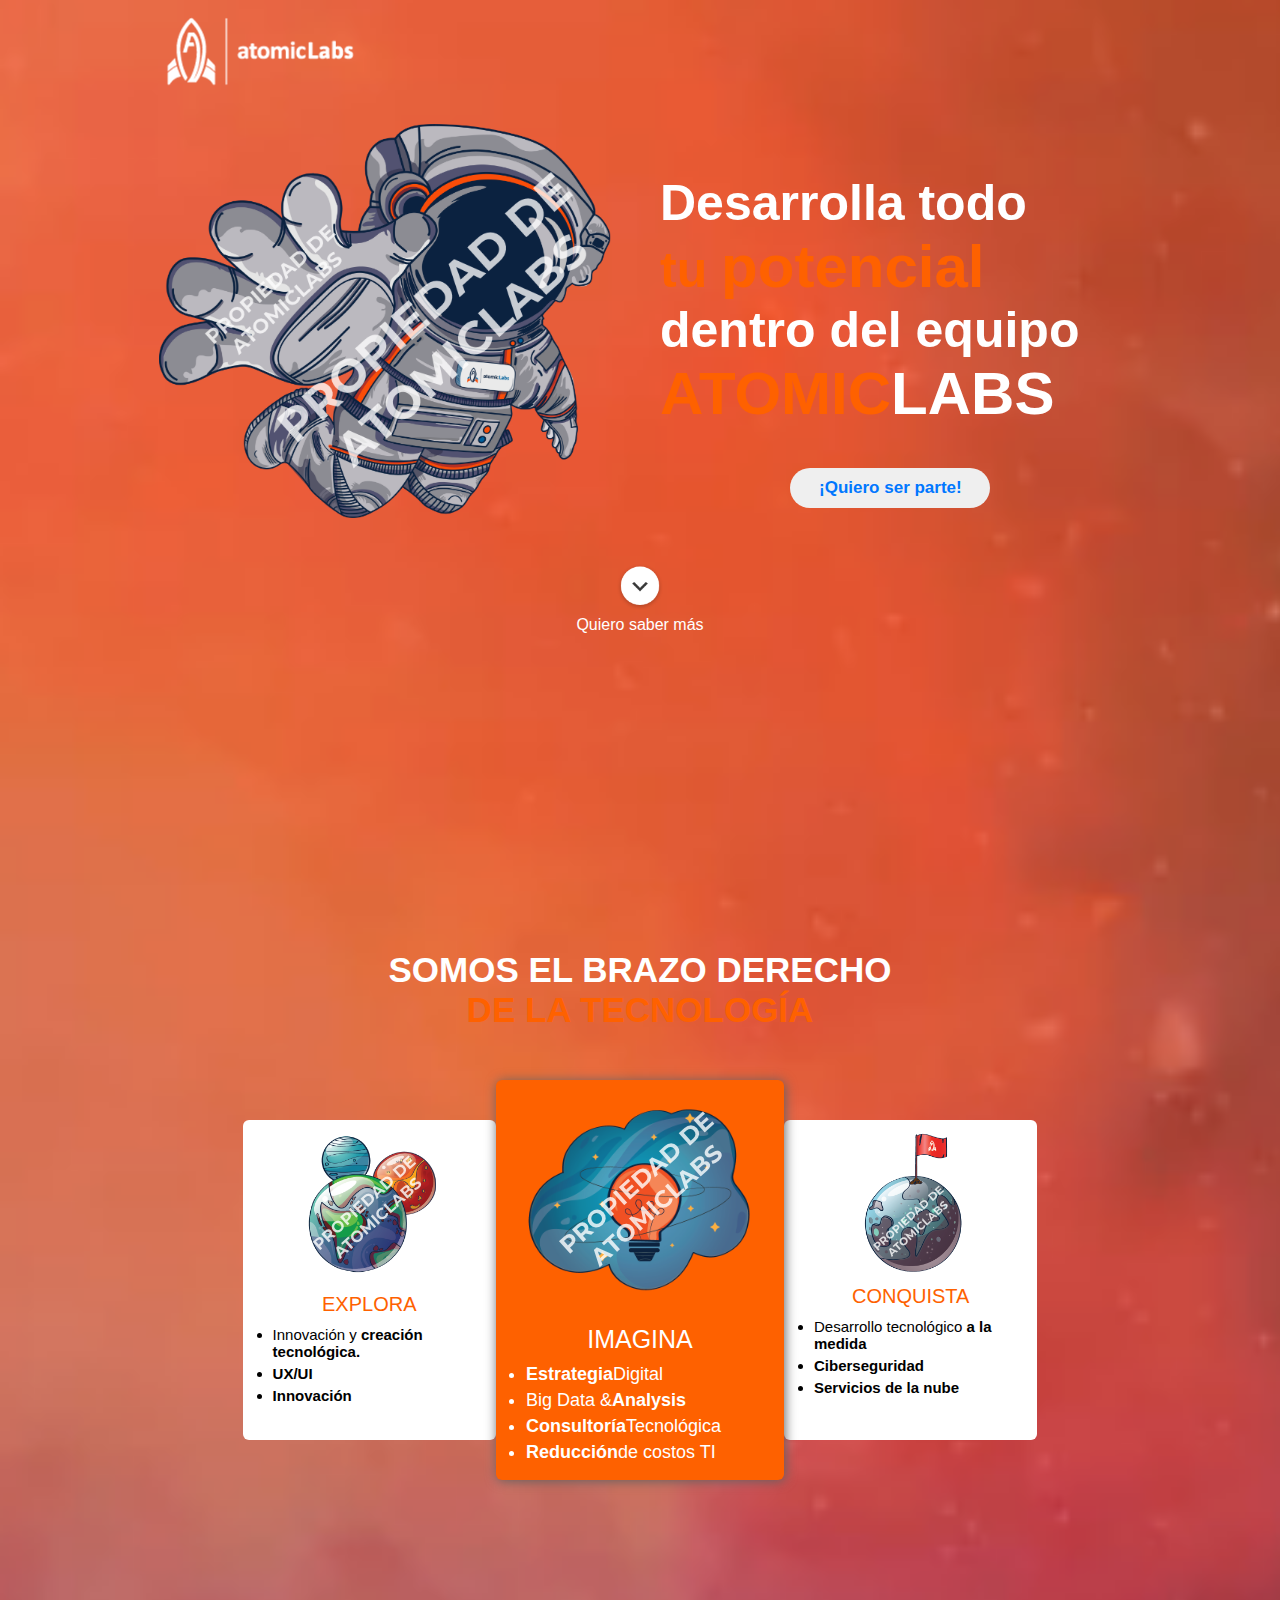
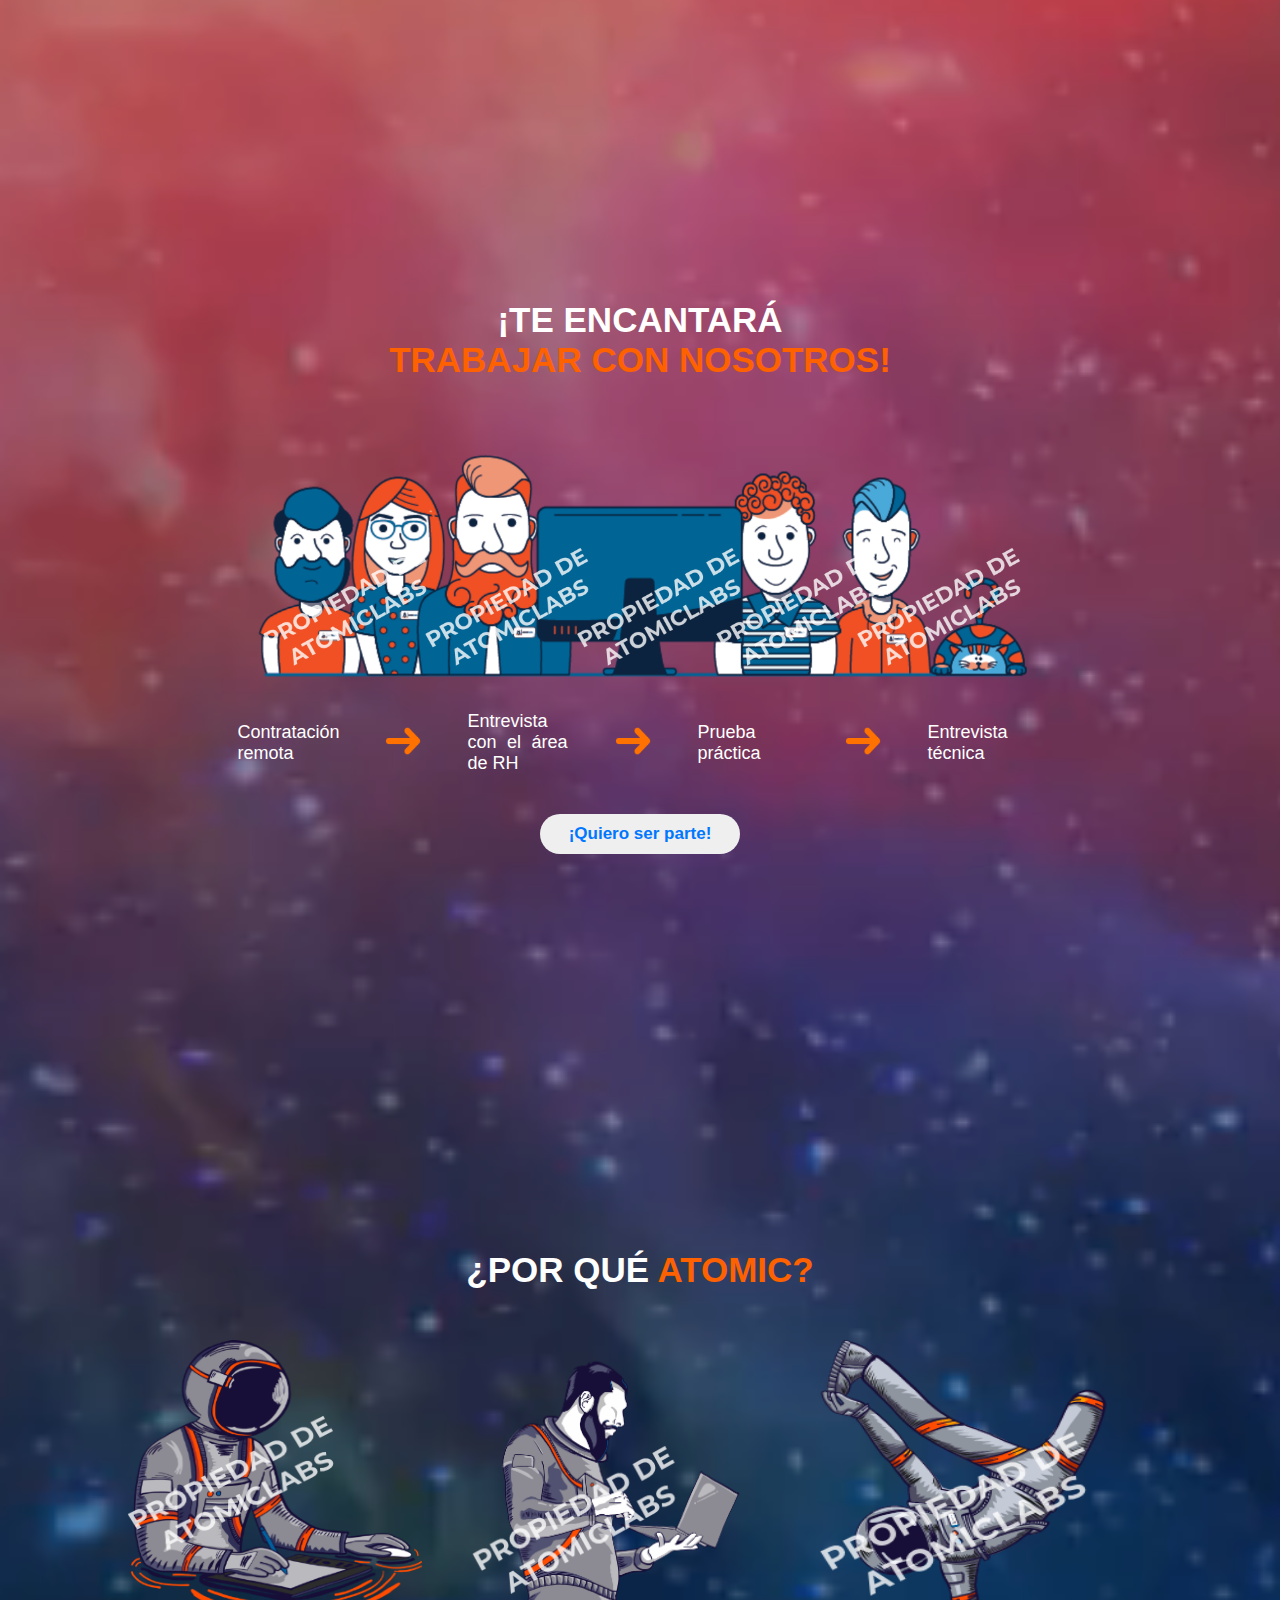
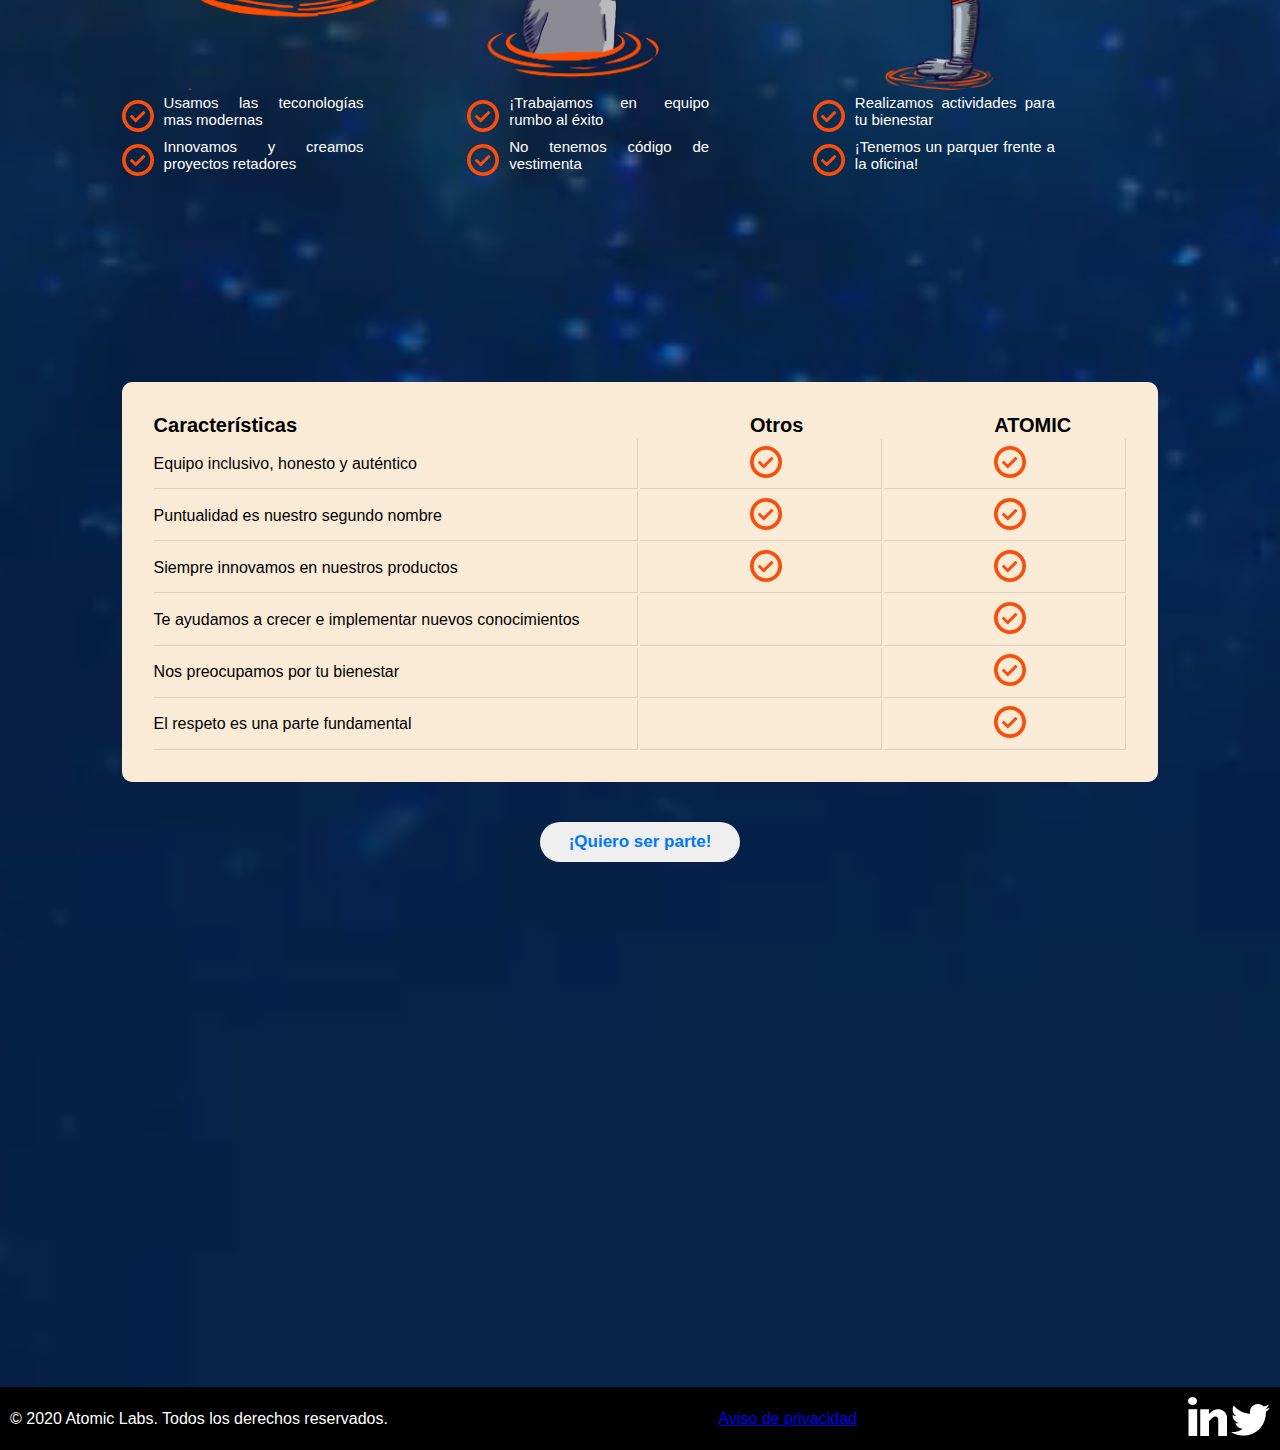
<file: index.html>
<!DOCTYPE html>
<html lang="es">

<head>
    <meta charset="UTF-8">
    <meta http-equiv="X-UA-Compatible" content="IE=edge">
    <meta name="viewport" content="width=device-width, initial-scale=1.0">
    <title> Atomic Labs </title>
    <link rel="stylesheet" href="styles/index-style.css">
</head>

<body>
    <div class="master">
        <header class="container-header">
            <a href="index.html"><img src="assets/logos/logo (1).png" alt="Logo principal de la página" class="logo"></a>
            <div class="container">
                <div class="index">
                    <img src="assets/images/Group 4032.png" alt="Imagen de astronauta de Atomic Labs" class="image">
                </div>
                <div class="index">
                    <p class="text">
                        Desarrolla todo
                        <br>
                        <span class="color-text"> tu
                            <span class="size-text">
                                potencial</span>
                        </span>
                        <br>
                        dentro del equipo
                        <br>
                        <span class="size-text">
                            <span class="color-text">ATOMIC</span>LABS
                        </span>
                    </p>
                    <div class="center-button">
                        <a href="want-to-meet-you.html"><button class="button">¡Quiero ser parte!</button></a>
                    </div>
                </div>
            </div>
            <div class="center-button">
                <a href="#showMore"><img src="assets/Checks/Group 4013.png" alt="imagen de flecha" class="arrow"></a>
                <p class="text2">Quiero saber más</p>
            </div>
        </header>
        <main>
            <div class="content">
            <p class="text3" id="showMore">
                SOMOS EL BRAZO DERECHO
                <br>
                <span class="color-text">
                    DE LA TECNOLOGÍA
                </span>
            </p>
            <div class="container-cards">
                <div class="card">
                    <div>
                        <img src="assets/images/Group 4035.png" alt="">
                    </div>
                    <div>
                        <span class="card-text"> EXPLORA </span>
                    </div>
                    <div class="list">
                        <ul>
                            <li class="list-item">Innovación y <strong>creación tecnológica.</strong></li>
                            <li class="list-item"><Strong>UX/UI</Strong></li>
                            <li class="list-item"><strong>Innovación</strong></li>
                        </ul>
                    </div>
                </div>
                <div class="card-two">
                    <div>
                        <img src="assets/images/Group 4036.png" alt="">
                    </div>
                    <div>
                        <span> IMAGINA </span>
                    </div>
                    <div class="list-two">
                        <ul>
                            <li class="list-item"><strong>Estrategia</strong>Digital</li>
                            <li class="list-item">Big Data &<Strong>Analysis</Strong></li>
                            <li class="list-item"><strong>Consultoría</strong>Tecnológica</li>
                            <li class="list-item"><strong>Reducción</strong>de costos TI</li>
                        </ul>
                    </div>
                </div>
                <div class="card">
                    <div>
                        <img src="assets/images/Group 4037.png" alt="">
                    </div>
                    <div>
                        <span class="card-text"> CONQUISTA </span>
                    </div>
                    <div class="list">
                        <ul>
                            <li class="list-item">Desarrollo tecnológico <strong>a la medida</strong></li>
                            <li class="list-item"><Strong>Ciberseguridad</Strong></li>
                            <li class="list-item"><strong>Servicios de la nube</strong></li>
                        </ul>
                    </div>
                </div>
            </div>
        </div>
        <div class="content">
            <p class="text3">
                ¡TE ENCANTARÁ
                <br>
                <span class="color-text">TRABAJAR CON NOSOTROS!</span>
            </p>
            <div class="jobs">
                <img src="assets/images/Group 4040.png" alt="Imagen animada de trabajadores" class="jobs-image">
            </div>
            <div class="container-cards">
                <div class="steps">
                    <p>Contratación remota</p>
                </div>
                <div class="next">
                    <img src="assets/Checks/orange-arrow.png" alt="Flecha naranja" class="orange-arrow">
                </div>
                <div class="steps">
                    <p>Entrevista con el área de RH</p>
                </div>
                <div class="next">
                    <img src="assets/Checks/orange-arrow.png" alt="Flecha naranja" class="orange-arrow">
                </div>
                <div class="steps">
                    <p>Prueba práctica</p>
                </div>
                <div class="next">
                    <img src="assets/Checks/orange-arrow.png" alt="Flecha naranja" class="orange-arrow">
                </div>
                <div class="steps">Entrevista técnica</div>
            </div>
            <div class="center-button">
                <a href="want-to-meet-you.html"><button class="button">¡Quiero ser parte!</button></a>
            </div>
        </div>
        <div class="content">
            <p class="text3" id="showMore">
                ¿POR QUÉ <span class="color-text">ATOMIC?</span>
            </p>
            <div class="container-cards">
                <div class="card2">
                    <img src="assets/images/Group 4041.png" alt="astronauta leyendo" class="astro">
                    <div class="checks">
                        <img src="assets/Checks/ic_check_tiny.png" alt="check naranja">
                        <p> Usamos las teconologías mas modernas</p>
                    </div>
                    <div class="checks">
                        <img src="assets/Checks/ic_check_tiny.png" alt="check naranja">
                        <p> Innovamos y creamos proyectos retadores</p>
                    </div>
                </div>
                <div class="card2">
                    <img src="assets/images/Group 4042.png" alt="astronauta leyendo en una computadora" class="astro">
                    <div class="checks">
                        <img src="assets/Checks/ic_check_tiny.png" alt="check naranja">
                        <p> ¡Trabajamos en equipo rumbo al éxito</p>
                    </div>
                    <div class="checks">
                        <img src="assets/Checks/ic_check_tiny.png" alt="check naranja">
                        <p> No tenemos código de vestimenta</p>
                    </div>
                </div>
                <div class="card2">
                    <img src="assets/images/Group 4043.png" alt="astronauta dando una pirueta" class="astro">
                    <div class="checks">
                        <img src="assets/Checks/ic_check_tiny.png" alt="check naranja">
                        <p> Realizamos actividades para tu bienestar</p>
                    </div>
                    <div class="checks">
                        <img src="assets/Checks/ic_check_tiny.png" alt="check naranja">
                        <p>¡Tenemos un parquer frente a la oficina!</p>
                    </div>
                </div>
            </div>
            <div class="container-cards">
                <table class="table">
                    <thead class="thead">
                            <th class="first">Características</th>
                            <th class="second">Otros</th>
                            <th class="third">ATOMIC</th>
                    </thead>
                    <tbody class="tbody">
                        <tr>
                            <td class="first">Equipo inclusivo, honesto y auténtico</td>
                            <td class="second">
                                <img src="assets/Checks/ic_check_tiny.png" alt="">
                            </td>
                            <td class="third">
                                <img src="assets/Checks/ic_check_tiny.png" alt="Check naranja">
                            </td>
                        </tr>
                        <tr>
                            <td class="first">Puntualidad es nuestro segundo nombre</td>
                            <td class="second">
                                <img src="assets/Checks/ic_check_tiny.png" alt="check naranja">
                            </td>
                            <td class="third">
                                <img src="assets/Checks/ic_check_tiny.png" alt="check naranj">
                            </td>
                        </tr>
                        <tr>
                            <td class="first">Siempre innovamos en nuestros productos</td>
                            <td class="second">
                                <img src="assets/Checks/ic_check_tiny.png" alt="check naranj">
                            </td>
                            <td class="third">
                                <img src="assets/Checks/ic_check_tiny.png" alt="Check naranja">
                            </td>
                        </tr>
                        <tr>
                            <td class="first">Te ayudamos a crecer e implementar nuevos conocimientos</td>
                            <td class="second"></td>
                            <td class="third">
                                <img src="assets/Checks/ic_check_tiny.png" alt="Check naranja">
                            </td>
                        </tr>
                        <tr>
                            <td class="first">Nos preocupamos por tu bienestar</td>
                            <td class="second"></td>
                            <td class="third">
                                <img src="assets/Checks/ic_check_tiny.png" alt="Check naranja">
                            </td>
                        </tr>
                        <tr>
                            <td class="first">El respeto es una parte fundamental</td>
                            <td class="second"></td>
                            <td class="third">
                                <img src="assets/Checks/ic_check_tiny.png" alt="Check naranja">
                            </td>
                        </tr>
                    </tbody>
                </table>
            </div>
            <div class="center-button">
                <a href="want-to-meet-you.html"><button class="button">¡Quiero ser parte!</button></a>
            </div>
        </div>
        </main>
    </div>
    <footer class="footer">
        <p class="footer-text">© 2020 Atomic Labs. Todos los derechos reservados.</p>
        <div>
            <a href="terms-and-conditions.html"><p class="footer-text"> Aviso de privacidad</p></a>
        </div>
        <div>
            <img src="assets/logos/linkedin.png" alt="logo de linkedin" class="social-media">
            <img src="assets/logos/twitter.png" alt="Logo de twitter" class="social-media">
        </div>
    </footer>
</body>
</html>
</file>
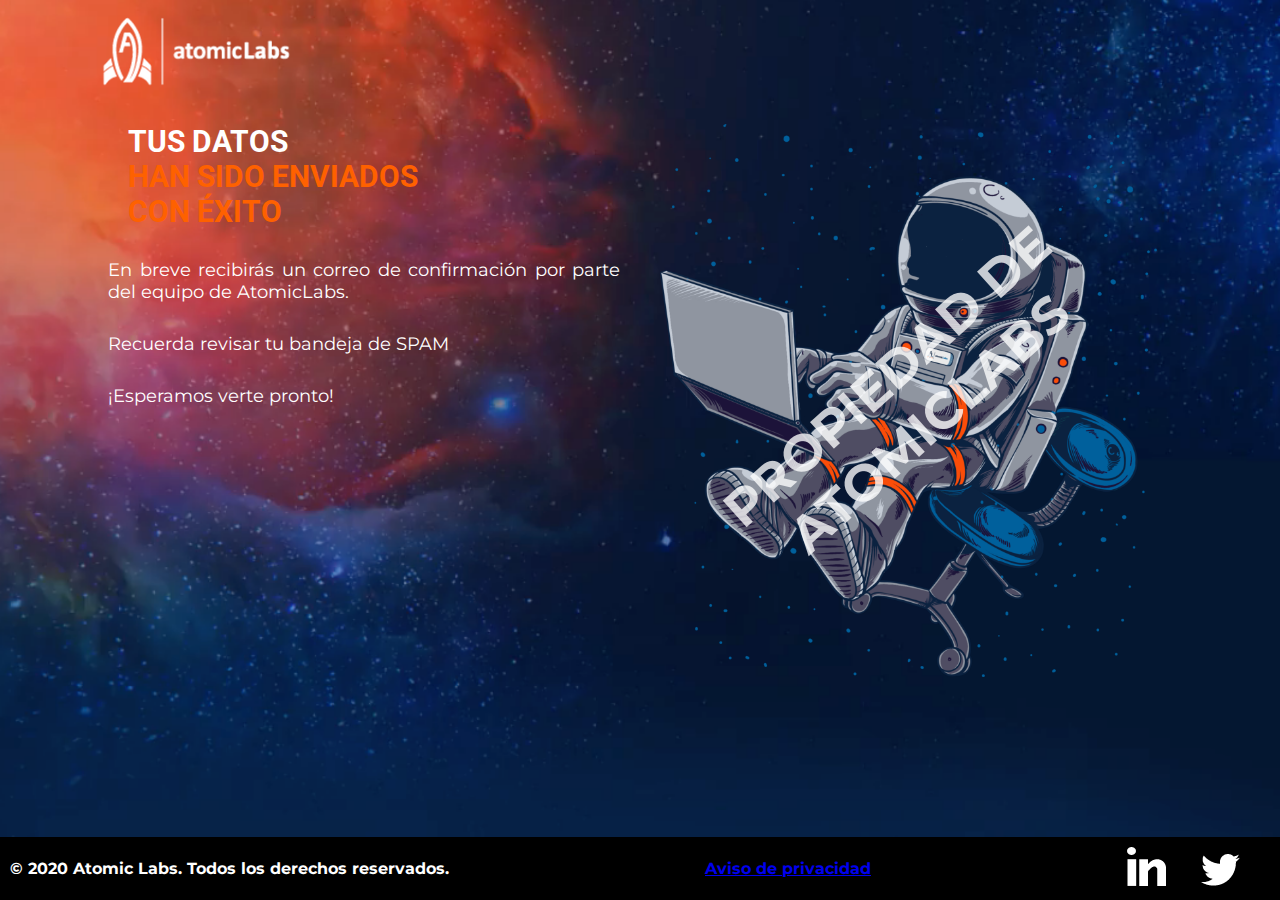
<file: final-step.html>
<!DOCTYPE html>
<html lang="es">
<head>
    <meta charset="UTF-8">
    <meta http-equiv="X-UA-Compatible" content="IE=edge">
    <meta name="viewport" content="width=device-width, initial-scale=1.0">
    <link rel="stylesheet" href="styles/styles.css">
    <title> Atomic Labs | ¡Listo! </title>
</head>
<body>
    <div class="master">
        <header class="header">
            <a href="index.html"><img src="assets/logos/logo (1).png" alt="Logo principal de la página" class="logo">
            </a>
        </header>
        <main class="container">
            <div class="index">
                <div class="element">
                    <p class="text2">TUS DATOS
                        <br>
                        <span class="color-text">HAN SIDO ENVIADOS <br> CON ÉXITO</span></p>
                    <p class="form-title">
                    En breve recibirás un correo de confirmación por parte del equipo de AtomicLabs.
                    </p>
                    <p class="form-title">
                        Recuerda revisar tu bandeja de SPAM
                    </p>
                    <p class="form-title">
                            ¡Esperamos verte pronto!
                    </p>
                </div>
            </div>
            <div class="index">
                <img src="assets/images/Group 4039.png" alt="astronauta sentado">
            </div>
        </main>
        <footer class="footer">
            <p class="footer-text">© 2020 Atomic Labs. Todos los derechos reservados.</p>
            <div>
                <a href="terms-and-conditions.html"><p class="footer-text"> Aviso de privacidad</p></a>
            </div>
            <div>
                <img src="assets/logos/linkedin.png" alt="logo de linkedin" class="social-media">
                <img src="assets/logos/twitter.png" alt="Logo de twitter" class="social-media">
            </div>
        </footer>
    </div>
</body>
</html>
</file>
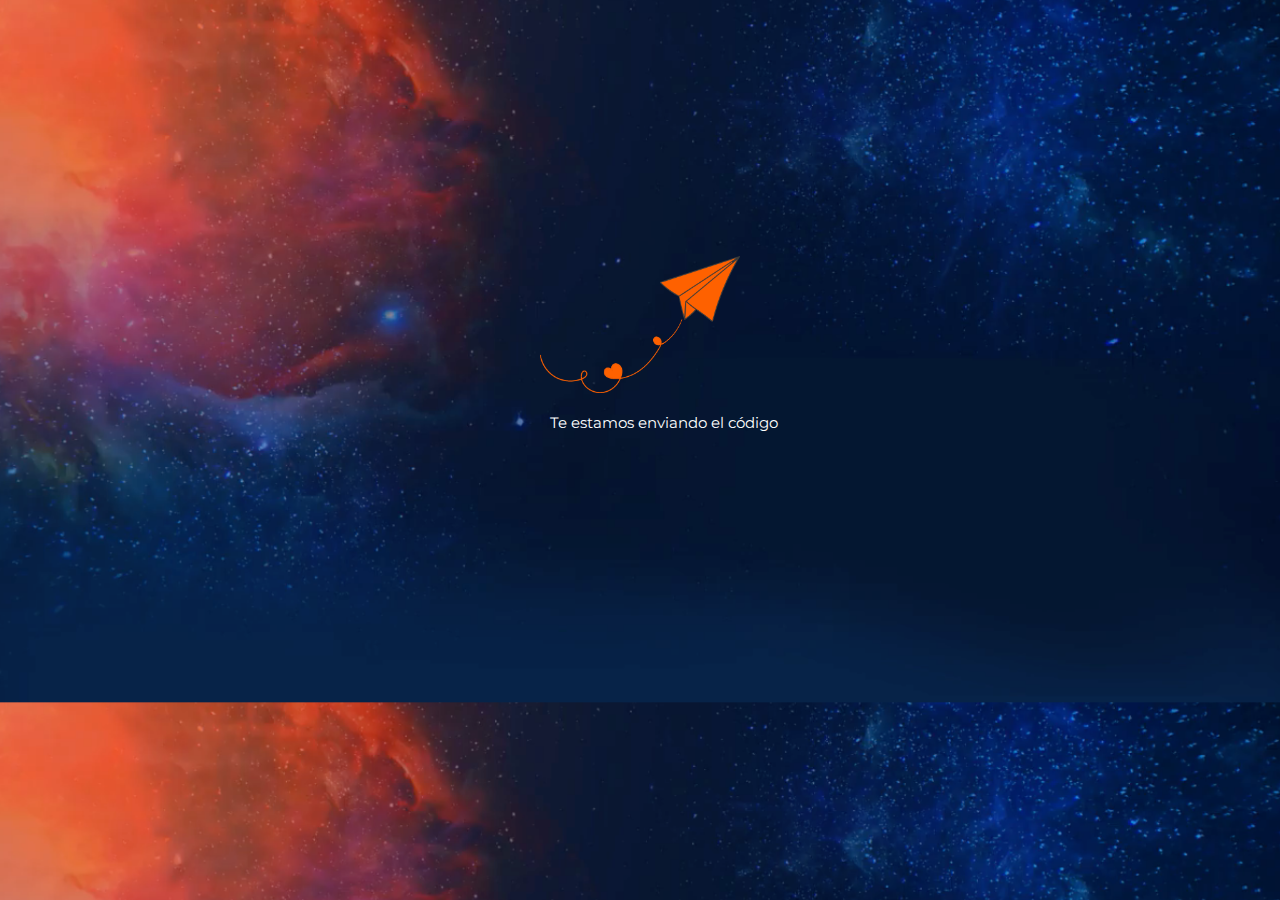
<file: send-code.html>
<!DOCTYPE html>
<html lang="es">
<head>
    <meta charset="UTF-8">
    <meta http-equiv="X-UA-Compatible" content="IE=edge">
    <meta name="viewport" content="width=device-width, initial-scale=1.0">
    <title>Atomic Labs | Enviando código</title>
    <link rel="stylesheet" href="styles/styles.css">
</head>
<body>
    <div class="container">
        <img src="assets/Checks/avion.png" alt="avion de papel" class="plane">
    </div>
    <div class="center-text-code">
        <p class="text-code">Te estamos enviando el código</p>
    </div>
</body>
</html>
</file>
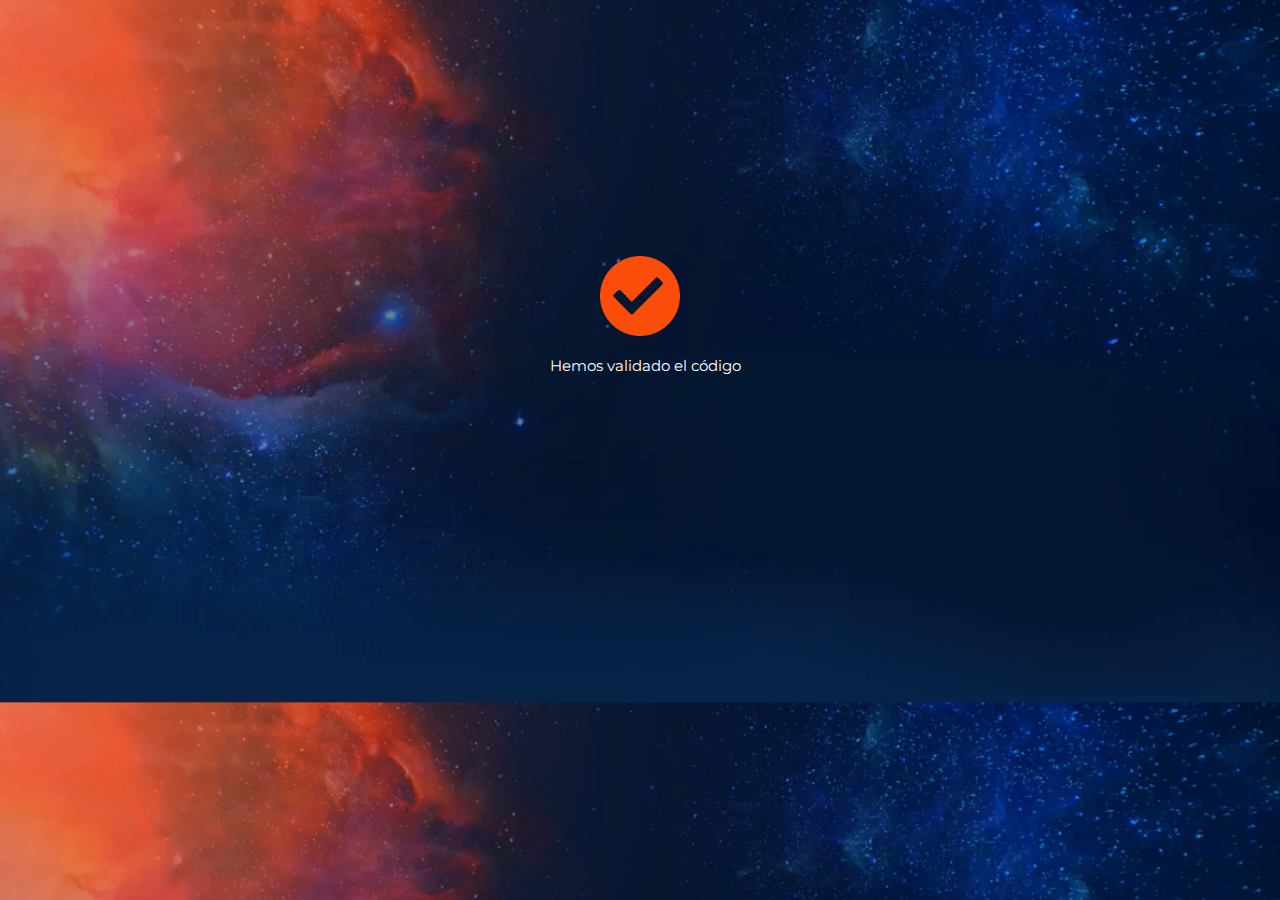
<file: sent-code.html>
<!DOCTYPE html>
<html lang="es">
<head>
    <meta charset="UTF-8">
    <meta http-equiv="X-UA-Compatible" content="IE=edge">
    <meta name="viewport" content="width=device-width, initial-scale=1.0">
    <title>Atomic Labs | Enviando código</title>
    <link rel="stylesheet" href="styles/styles.css">
</head>
<body>
    <div class="container">
        <img src="assets/Checks/checkmark.png" alt="avion de papel" class="checkmark">
    </div>
    <div class="center-text-code">
        <p class="text-code">Hemos validado el código</p>
    </div>
</body>
</html>
</file>
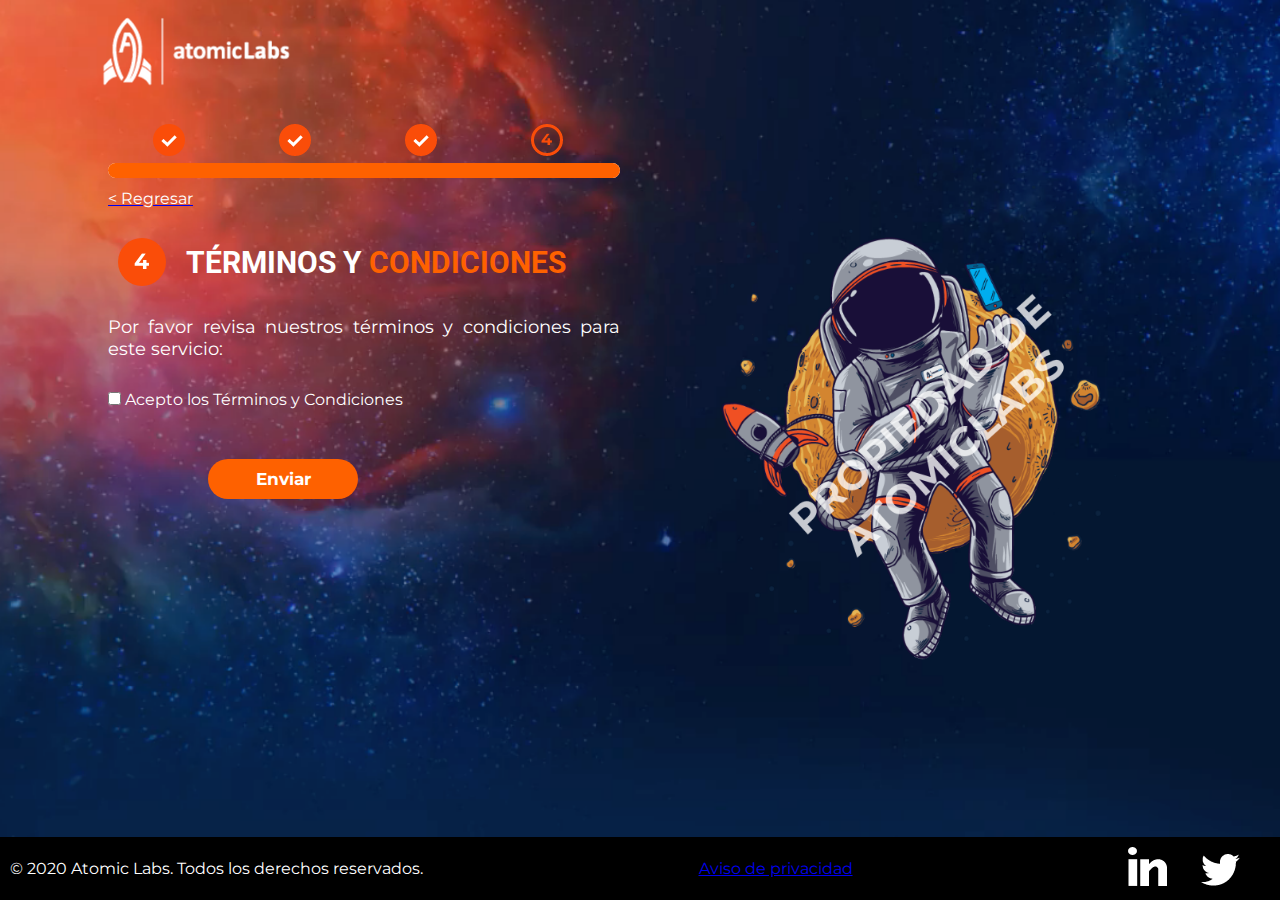
<file: step-four.html>
<!DOCTYPE html>
<html lang="es">
<head>
    <meta charset="UTF-8">
    <meta http-equiv="X-UA-Compatible" content="IE=edge">
    <meta name="viewport" content="width=device-width, initial-scale=1.0">
    <link rel="stylesheet" href="styles/styles.css">
    <title> Atomic Labs | Te queremos conocer </title>
</head>
<body>
    <div class="master">
        <header class="header">
            <a href="index.html"><img src="assets/logos/logo (1).png" alt="Logo principal de la página" class="logo">
            </a>
        </header>
        <main class="container">
            <div class="index">
                <div class="element">
                    <img src="assets/Checks/Group 4016.png" alt="check numero uno" class="number">
                    <img src="assets/Checks/Group 4016.png" alt="numero dos" class="number">
                    <img src="assets/Checks/Group 4016.png" alt="check" class="number">
                    <img src="assets/numbers/Group 4022.png" alt="numero cuatro" class="number">
                </div>
                <div class="element">
                    <progress  value="100" min="0" max="100" class="progress"> </progress>
                </div>
                <a href="step-three.html"><p class="go-back"> &#60; Regresar</p></a>
                <div class="element">
                    <div class="sm-element">
                    <img src="assets/numbers/Group 4025.png" alt="numero dos tamaño mediano" class="one">
                    <p class="text2">TÉRMINOS Y  <span class="color-text">CONDICIONES</span></p>
                    </div>
                    <p class="form-title">
                    Por favor revisa nuestros términos y condiciones para este servicio:
                    </p>
                    
                    <a href="Consulta Términos y Condiciones" class="conditions"></a>
                    <div class="checkbox">
                        <input type="checkbox">
                        <span class="checkbox-text">Acepto los Términos y Condiciones</span>
                    </div>
                </div>
                <div class="element">
                    <div class="center-button">
                        <a href="final-step.html"><button class="button-two">Enviar</button></a>
                    </div>
                </div>
            </div>
            <div class="index">
                <img src="assets/images/Group 4034.png" alt="Astronauta flotando" class="image2">
            </div>
        </main>
    </div>
    <footer class="footer">
        <p class="text3">© 2020 Atomic Labs. Todos los derechos reservados.</p>
        <div>
            <a href="terms-and-conditions.html"><p class="footer-text"> Aviso de privacidad</p></a>
        </div>
        <div>
            <img src="assets/logos/linkedin.png" alt="logo de linkedin" class="social-media">
            <img src="assets/logos/twitter.png" alt="Logo de twitter" class="social-media">
        </div>
    </footer>
</body>
</html>
</file>
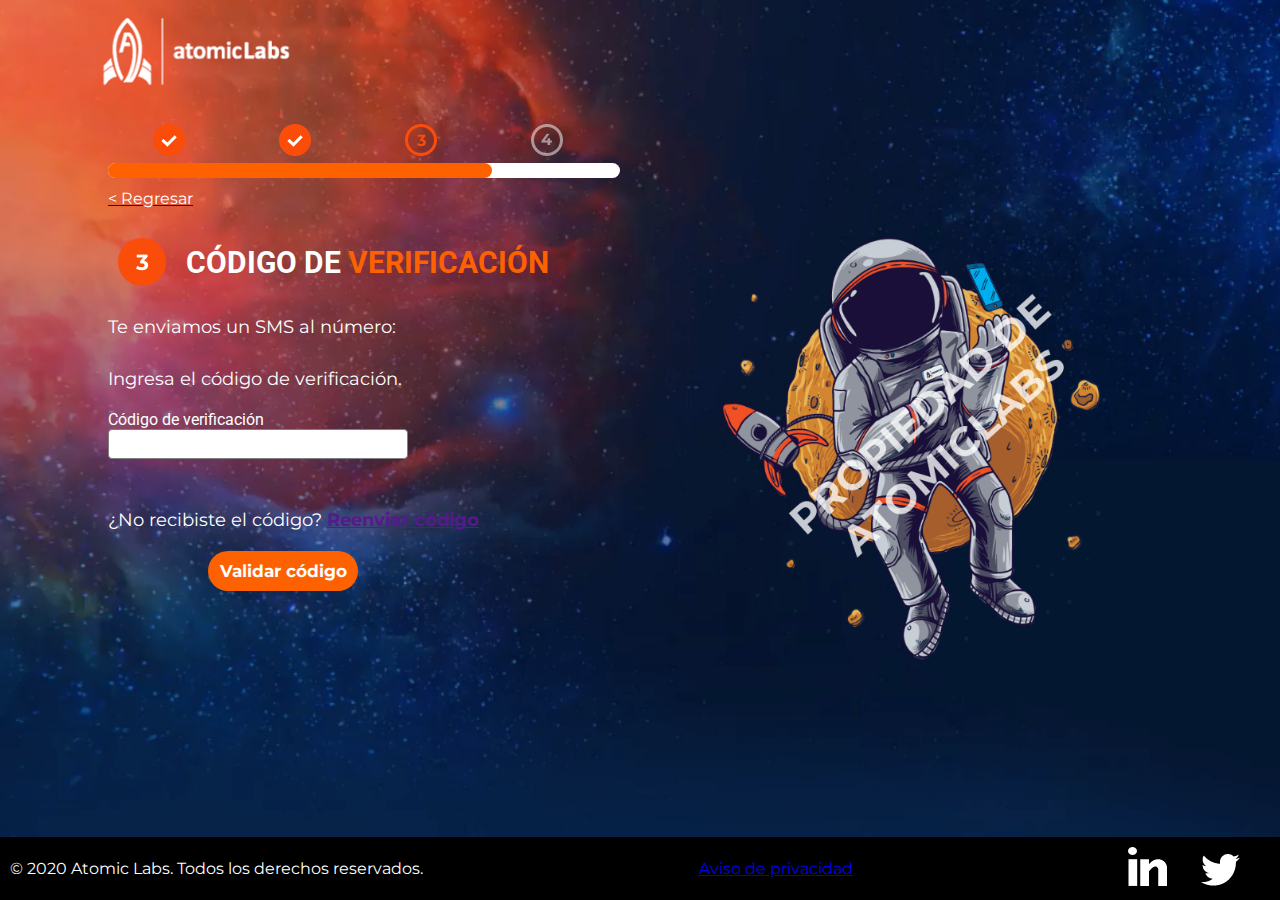
<file: step-three.html>
<!DOCTYPE html>
<html lang="es">
<head>
    <meta charset="UTF-8">
    <meta http-equiv="X-UA-Compatible" content="IE=edge">
    <meta name="viewport" content="width=device-width, initial-scale=1.0">
    <link rel="stylesheet" href="styles/styles.css">
    <title> Atomic Labs | Te queremos conocer </title>
</head>
<body>
    <div class="master">
        <header class="header">
            <a href="index.html"><img src="assets/logos/logo (1).png" alt="Logo principal de la página" class="logo">
            </a>
        </header>
        <main class="container">
            <div class="index">
                <div class="element">
                    <img src="assets/Checks/Group 4016.png" alt="check numero uno" class="number">
                    <img src="assets/Checks/Group 4016.png" alt="numero dos" class="number">
                    <img src="assets/numbers/Group 4021.png" alt="numero tres" class="number">
                    <img src="assets/numbers/Group 4018.png" alt="numero cuatro" class="number">
                </div>
                <div class="element">
                    <progress  value="75" min="0" max="100" class="progress"> </progress>
                </div>
                <a href="step-two.html"><p class="go-back"> &#60; Regresar</p></a>
                <div class="element">
                    <div class="sm-element">
                    <img src="assets/numbers/Group 4024.png" alt="numero tres tamaño mediano" class="one">
                    <p class="text2">CÓDIGO DE <span class="color-text">VERIFICACIÓN</span></p>
                    </div>
                    <p class="form-title">
                    Te enviamos un SMS al número:
                    </p>
                    <p class="form-title">
                        Ingresa el código de verificación.
                        </p>
                </div>
                <div class="element">

                    <form class="form">

                        <label for="Telephone" class="label"> Código de verificación
                        </label>

                        <br>

                        <input type="tel" id="Telephone" class="input"
                        pattern="[0-9]{10}" required>
                    </form>
                    <p class="form-title">
                        ¿No recibiste el código? <a href=""><strong>Reenviar código</strong></a>
                        </p>
                </div>
                <div class="center-button">
                    <a href="step-four.html"><button class="button-two">Validar código</button></a>
                </div>
            </div>
            <div class="index">
                <img src="assets/images/Group 4034.png" alt="Astronauta flotando" class="image2">
            </div>
        </main>
    </div>
    <footer class="footer">
        <p class="text3">© 2020 Atomic Labs. Todos los derechos reservados.</p>
        <div>
            <a href="terms-and-conditions.html"><p class="footer-text"> Aviso de privacidad</p></a>
        </div>
        <div>
            <img src="assets/logos/linkedin.png" alt="logo de linkedin" class="social-media">
            <img src="assets/logos/twitter.png" alt="Logo de twitter" class="social-media">
        </div>
    </footer>
</body>
</html>
</file>
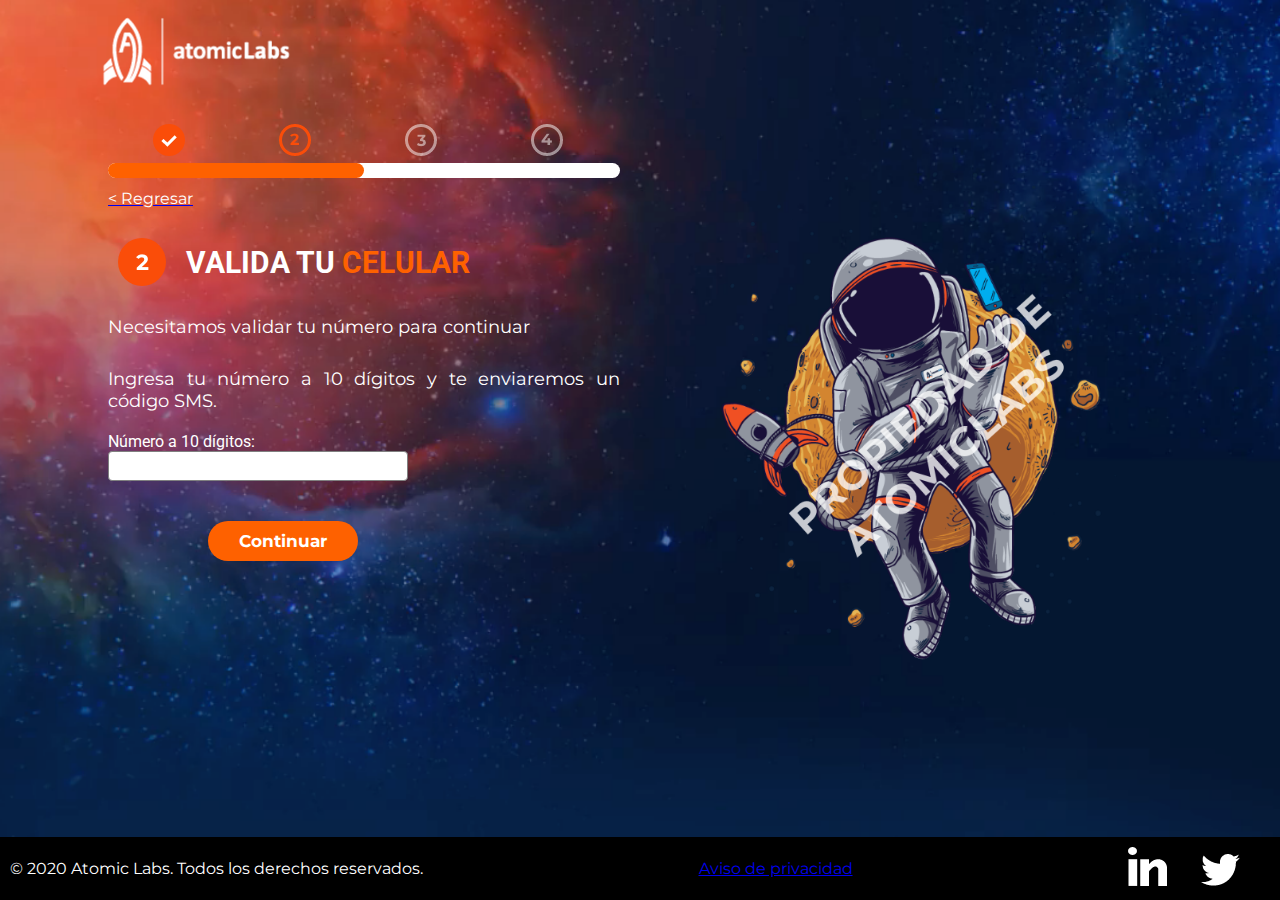
<file: step-two.html>
<!DOCTYPE html>
<html lang="es">
<head>
    <meta charset="UTF-8">
    <meta http-equiv="X-UA-Compatible" content="IE=edge">
    <meta name="viewport" content="width=device-width, initial-scale=1.0">
    <link rel="stylesheet" href="styles/styles.css">
    <title> Atomic Labs | Te queremos conocer </title>
</head>
<body>
    <div class="master">
        <header class="header">
            <a href="index.html"><img src="assets/logos/logo (1).png" alt="Logo principal de la página" class="logo">
            </a>
        </header>
        <main class="container">
            <div class="index">
                <div class="element">
                    <img src="assets/Checks/Group 4016.png" alt="check numero uno" class="number">
                    <img src="assets/numbers/numero2.png" alt="numero dos" class="number">
                    <img src="assets/numbers/Group 4017.png" alt="numero tres" class="number">
                    <img src="assets/numbers/Group 4018.png" alt="numero cuatro" class="number">
                </div>
                <div class="element">
                    <progress  value="50" min="0" max="100" class="progress"> </progress>
                </div>
                <a href="want-to-meet-you.html"><p class="go-back"> &#60; Regresar</p></a>
                <div class="element">
                    <div class="sm-element">
                    <img src="assets/numbers/Group 4023.png" alt="numero dos tamaño mediano" class="one">
                    <p class="text2">VALIDA TU <span class="color-text">CELULAR</span></p>
                    </div>
                    <p class="form-title">
                    Necesitamos validar tu número para continuar
                    </p>
                    <p class="form-title">
                        Ingresa tu número a 10 dígitos y te enviaremos un código SMS.
                        </p>
                </div>
                <div class="element">

                    <form class="form">

                        <label for="Telephone" class="label"> Número a 10 dígitos:
                        </label>

                        <br>

                        <input type="tel" id="Telephone" class="input"
                        pattern="[0-9]{10}" required>
                    </form>
                </div>
                <div class="center-button">
                    <a href="step-three.html"><button class="button-two">Continuar</button></a>
                </div>
            </div>
            <div class="index">
                <img src="assets/images/Group 4034.png" alt="Astronauta flotando" class="image2">
            </div>
        </main>
    </div>
    <footer class="footer">
        <p class="text3">© 2020 Atomic Labs. Todos los derechos reservados.</p>
        <div>
            <a href="terms-and-conditions.html"><p class="footer-text"> Aviso de privacidad</p></a>
        </div>
        <div>
            <img src="assets/logos/linkedin.png" alt="logo de linkedin" class="social-media">
            <img src="assets/logos/twitter.png" alt="Logo de twitter" class="social-media">
        </div>
    </footer>
</body>
</html>
</file>
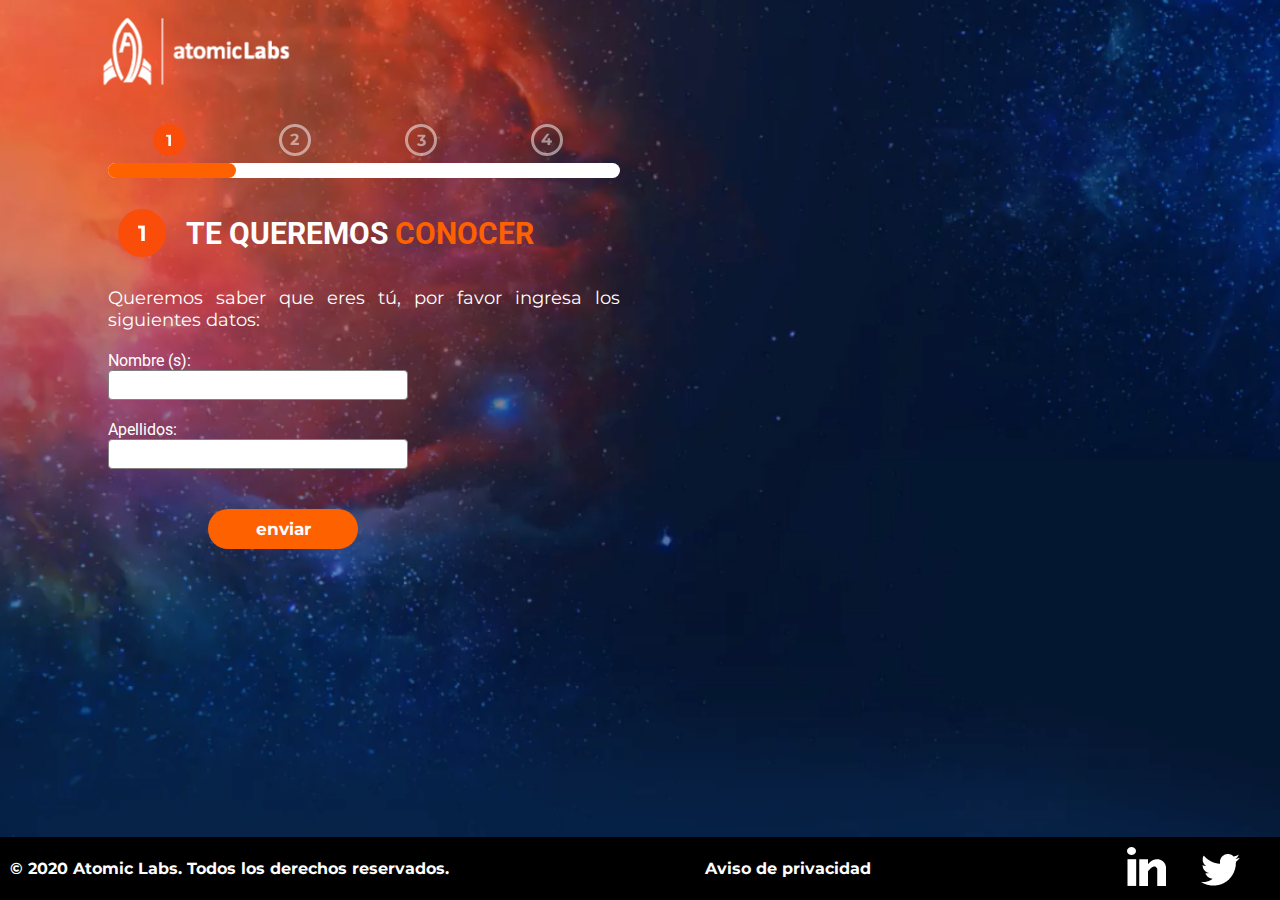
<file: template.html>
<!DOCTYPE html>
<html lang="es">
<head>
    <meta charset="UTF-8">
    <meta http-equiv="X-UA-Compatible" content="IE=edge">
    <meta name="viewport" content="width=device-width, initial-scale=1.0">
    <link rel="stylesheet" href="styles/styles.css">
    <title> Atomic Labs |</title>
</head>
<body>
    <div class="master">
        <header class="header">
            <a href="index.html"><img src="assets/logos/logo (1).png" alt="Logo principal de la página" class="logo">
            </a>
        </header>
        <main class="container">
            <div class="index">
                <div class="element">
                    <img src="assets/numbers/Group 4015.png" alt="número uno" class="number">
                    <img src="assets/numbers/Group 4019.png" alt="numero dos" class="number">
                    <img src="assets/numbers/Group 4017.png" alt="numero tres" class="number">
                    <img src="assets/numbers/Group 4018.png" alt="numero cuatro" class="number">
                </div>
                <div class="element">
                    <progress  value="25" min="0" max="100" class="progress"> </progress>
                </div>
                <div class="element">
                    <div class="sm-element">
                    <img src="assets/numbers/Group 4014.png" alt="numero uno tamaño mediano" class="one">
                    <p class="text2">TE QUEREMOS <span class="color-text">CONOCER</span></p>
                    </div>
                    <p class="form-title">
                    Queremos saber que eres tú, por favor ingresa los siguientes datos:
                    </p>
                </div>
                <div class="element">

                    <form class="form">

                        <label for="name" class="label"> Nombre (s):
                        </label>

                        <br>

                        <input type="text" id="name" class="input">

                        <br>

                        <label for="lastname"  class="label">Apellidos:</label>

                        <br>

                        <input type="text" id="lastname" class="input">

                    </form>
                </div>
                <div class="center-button">
                    <button class="button-two"> enviar </button>
                </div>
            </div>
            <div class="index">
                    
            </div>
        </main>
        <footer class="footer">
            <p class="footer-text">© 2020 Atomic Labs. Todos los derechos reservados.</p>
            <div>
                <p class="footer-text"> Aviso de privacidad</p>
            </div>
            <div>
                <img src="assets/logos/linkedin.png" alt="logo de linkedin" class="social-media">
                <img src="assets/logos/twitter.png" alt="Logo de twitter" class="social-media">
            </div>
        </footer>
    </div>
</body>
</html>
</file>
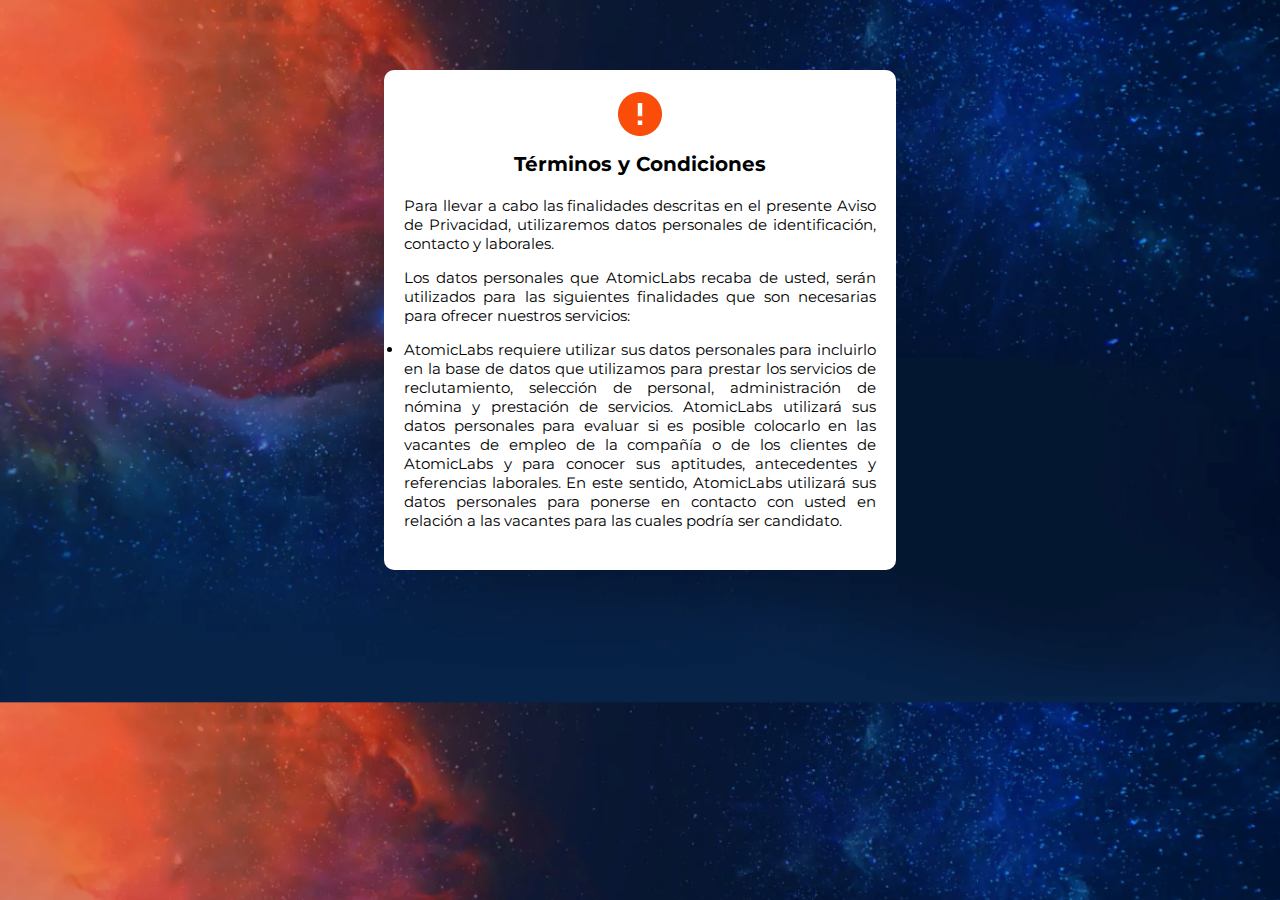
<file: terms-and-conditions.html>
<!DOCTYPE html>
<html lang="es">
<head>
    <meta charset="UTF-8">
    <meta http-equiv="X-UA-Compatible" content="IE=edge">
    <meta name="viewport" content="width=device-width, initial-scale=1.0">
    <title>Atomic Labs | Términos y Condiciones</title>
    <link rel="stylesheet" href="styles/styles.css">
</head>
<body>
    <div class="terms-container">
        <img src="assets/Checks/Group 4029.png" alt="Signo de admiración" class="signal">
        <h1 class="conditions-title">Términos y Condiciones</h1>
        <p class="terms-and-conditions-text">Para llevar a cabo las finalidades descritas en el presente Aviso de Privacidad, utilizaremos datos personales de identificación, contacto y laborales.</p>
        <p class="terms-and-conditions-text">
            Los datos personales que AtomicLabs recaba de usted, serán utilizados para las siguientes finalidades que son necesarias para ofrecer nuestros servicios:
        </p>
        <li class="terms-and-conditions-text">
            AtomicLabs requiere utilizar sus datos personales para incluirlo en la base de datos que utilizamos para prestar los servicios de reclutamiento, selección de personal, administración de nómina y prestación de servicios. AtomicLabs utilizará sus datos personales para evaluar si es posible colocarlo en las vacantes de empleo de la compañía o de los clientes de AtomicLabs y para conocer sus aptitudes, antecedentes y referencias laborales. En este sentido, AtomicLabs utilizará sus datos personales para ponerse en contacto con usted en relación a las vacantes para las cuales podría ser candidato.
        </li>
    </div>
</body>
</html>
</file>
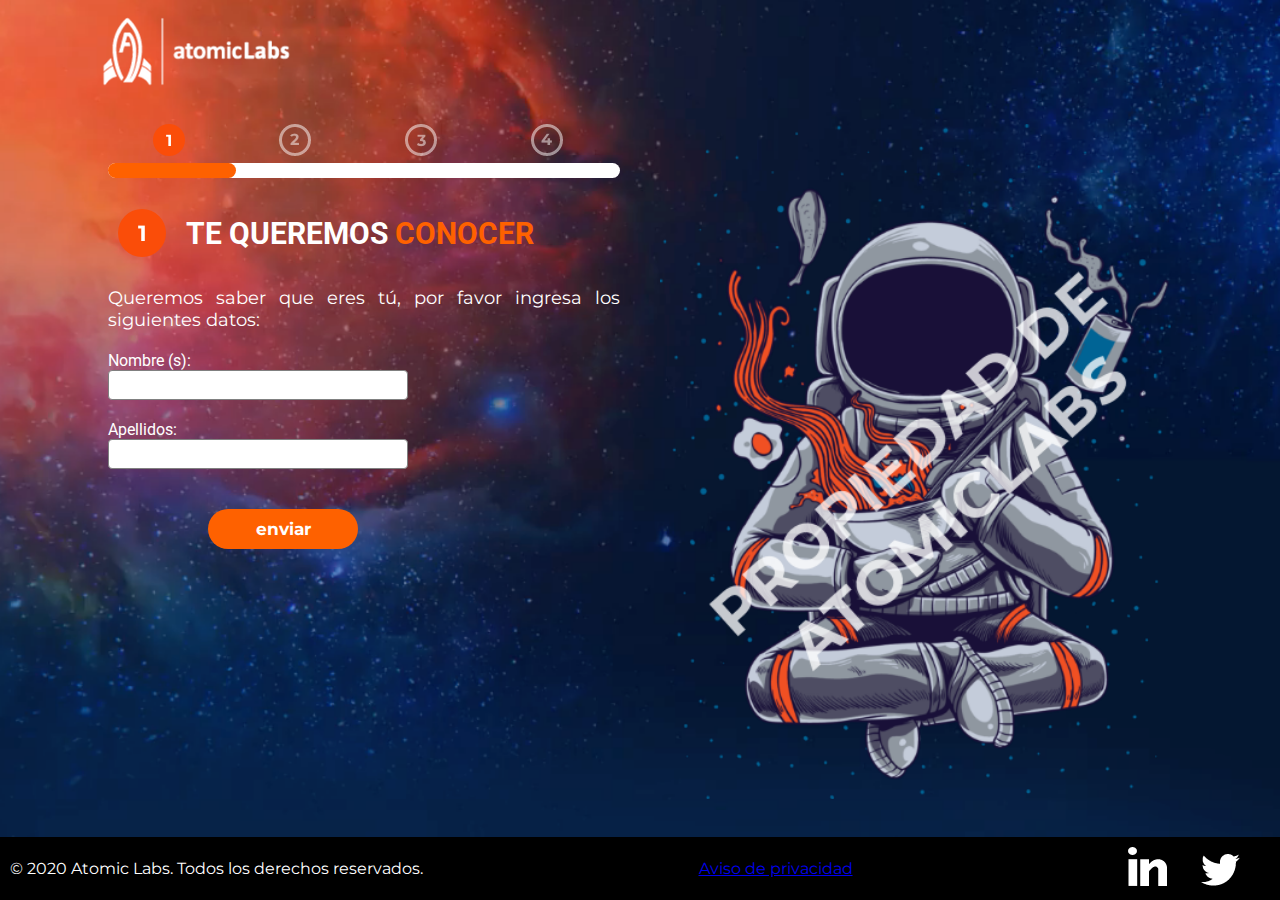
<file: want-to-meet-you.html>
<!DOCTYPE html>
<html lang="es">
<head>
    <meta charset="UTF-8">
    <meta http-equiv="X-UA-Compatible" content="IE=edge">
    <meta name="viewport" content="width=device-width, initial-scale=1.0">
    <link rel="stylesheet" href="styles/styles.css">
    <title> Atomic Labs | Te queremos conocer</title>
</head>
<body>
    <div class="master">
        <header class="header">
            <a href="index.html"><img src="assets/logos/logo (1).png" alt="Logo principal de la página" class="logo">
            </a>
        </header>
        <main class="container">
            <div class="index">
                <div class="element">
                    <img src="assets/numbers/Group 4015.png" alt="número uno" class="number">
                    <img src="assets/numbers/Group 4019.png" alt="numero dos" class="number">
                    <img src="assets/numbers/Group 4017.png" alt="numero tres" class="number">
                    <img src="assets/numbers/Group 4018.png" alt="numero cuatro" class="number">
                </div>
                <div class="element">
                    <progress  value="25" min="0" max="100" class="progress"> </progress>
                </div>
                <div class="element">
                    <div class="sm-element">
                    <img src="assets/numbers/Group 4014.png" alt="numero uno tamaño mediano" class="one">
                    <p class="text2">TE QUEREMOS <span class="color-text">CONOCER</span></p>
                    </div>
                    <p class="form-title">
                    Queremos saber que eres tú, por favor ingresa los siguientes datos:
                    </p>
                </div>
                <div class="element">

                    <form class="form">

                        <label for="name" class="label"> Nombre (s):
                        </label>

                        <br>

                        <input type="text" id="name" class="input" pattern="[A-Za-z]{5,100}" required>

                        <br>

                        <label for="lastname"  class="label">Apellidos:</label>

                        <br>

                        <input type="text" id="lastname" class="input" pattern="[A-Za-z]{5,100}" required>

                    </form>
                </div>
                <div class="center-button">
                    <a href="step-two.html"><button class="button-two"> enviar </button></a>
                </div>
            </div>
            <div class="index">
                <img src="assets/images/Group 4033.png" alt="astronauta sentado" class="image2">
            </div>
        </main>
    </div>
    <footer class="footer">
        <p class="text3">© 2020 Atomic Labs. Todos los derechos reservados.</p>
        <div>
            <a href="terms-and-conditions.html"><p class="footer-text"> Aviso de privacidad</p></a>
        </div>
        <div>
            <img src="assets/logos/linkedin.png" alt="logo de linkedin" class="social-media">
            <img src="assets/logos/twitter.png" alt="Logo de twitter" class="social-media">
        </div>
    </footer>
</body>
</html>
</file>
<file: styles/index-style.css>
html{
    scroll-behavior: smooth
}
@import url('https://fonts.googleapis.com/css2?family=Open+Sans:wght@300;400&family=Roboto:wght@500&display=swap');

@import url('https://fonts.googleapis.com/css2?family=Montserrat:wght@300&family=Open+Sans:wght@300;400&family=Roboto:wght@500&display=swap');


* {
    margin: 0;
    padding: 0;
    box-sizing: border-box;
}

@keyframes flotar {
    from {
        top: 12px;
    }

    to {
        top: 0px;
    }
}

body{
    background-image: url(../assets/backgrounds/background.png);
    background-size: cover;
    position: relative;
    padding-bottom: 100vh;
}



.master {
    width: 90%;
    max-width: 100%;
    margin: 0px auto;
    font-family: 'Roboto', sans-serif;
    font-weight: bold;
    color: white;
    display: grid;
    grid-template-rows: 6;
}

.logo {
    margin-left: 100px;
    height: 100px;
}

.image {
    width:100%;
    position: relative;
    animation: flotar 2s linear alternate infinite;
}
.container-header{
    height: 100vh;
}

.container {
    width: 100%;
    display: flex;
    text-align: justify;
    justify-content:center;
}

.index {
    margin: 20px;
    width: 40%;
}

.text {
    font-size: 50px;
    margin-top: 50px;
}

.color-text {
    color: rgb(254, 97, 0);
}

.size-text {
    font-size: 60px;
}

.button {
    margin-top: 20px;
    padding: 10px;
    color: rgb(0, 119, 255);
    font-size: 17px;
    font-weight: inherit;
    border: 0;
    border-radius: 20px;
    width: 200px;
}

.button:hover {
    color: white;
    background-color:rgb(0, 119, 255);
    cursor:pointer;
    transition: background-color 300ms;
}

.center-button {
    text-align: center;
    margin-top: 20px;
}

.arrow{
    width: 50px;
}

.text2{
    font-weight: initial;
}

.text3{
    font-size: 35px;
    text-align: center;
    margin:50px 0;
}

.content{
    height: 100vh;
}

.container-cards{
    width: 100%;
    display: flex;
    text-align: justify;
    justify-content:center;
    align-items: center;
}

.card{
    width: 22%;
    height: 320px;
    text-align: center;
    font-weight: initial;
    font-size: 20px;
    background-color: white;
    border-radius: 6px;
}

.card-two{
    width: 25%;
    height: 400px;
    text-align: center;
    font-weight: initial;
    font-size: 20px;
    background-color:rgb(254, 97, 0);
    border-radius: 6px;
    color: white;
    font-size: 25px;
    box-shadow: 1px 1px 12px rgb(98, 97, 97);
    position: relative;
}

.card-text{
    color:rgb(254, 97, 0);
}

.list{
    margin: 10px 30px;
    font-size: 15px;
    text-align: left;
    color: black;
    font-family: 'Montserrat', sans-serif;
}

.list-two{
    margin: 10px 30px;
    font-size: 18px;
    text-align: left;
    color: white;
    font-family: 'Montserrat', sans-serif;
}

.list-item{
    margin-bottom: 5px;
}

.jobs-image{
    width: 70%;
    margin-left: 15%;
    margin-right: 15%;
}

.steps{
    font-weight: initial;
    font-size: 18px;
    font-family: 'Montserrat', sans-serif;
    width: 100px;
    margin-right:15px;
}

.next{
    width: 100px;
    margin-right:15px;
}

.orange-arrow{
    width: 50%;
    margin-left: 25%;
    margin-right: 25%;
}

.checks{
    font-weight: initial;
    font-size: 15px;
    font-family: 'Montserrat', sans-serif;
    display: flex;
    align-items: center;
}

.card2{
    width:30%;
}
.astro{
    height:350px;
    width: 300px;
}

.checks p{
    margin-left: 10px;
    margin-bottom: 10px;
    width: 200px;
}

.table{
    width: 90%;
    height: 400px;
    border-radius: 10px;
    padding: 30px;
    margin-top: 200px;
    font-family: 'Montserrat', sans-serif;
    color: black;
    background-color: antiquewhite;
}

.thead{
    font-weight: inherit;
    font-size: 20px;
}

.tbody{
    font-weight: initial;
}

.first{
    width: 50%;
}

.second, .third{
    width: 25%;
    padding-left: 110px;
}

.table td{
    text-align: justify;
    border-bottom: 0.05px solid rgba(128, 128, 128, 0.251);
    border-right: 0.05px solid rgba(128, 128, 128, 0.251);
}

.footer{
    width: 100%;
    padding: 10px;
    bottom:0;
    color: white;
    background-color: black;
    display: flex;
    align-items: center;
    justify-content:space-between
    ;
    position: absolute;
    bottom: 0;
    font-family: 'Montserrat', sans-serif;
}
</file>
<file: styles/styles.css>
@import url('https://fonts.googleapis.com/css2?family=Open+Sans:wght@300;400&family=Roboto:wght@500&display=swap');

@import url('https://fonts.googleapis.com/css2?family=Montserrat:wght@300&family=Open+Sans:wght@300;400&family=Roboto:wght@500&display=swap');

* {
    margin: 0;
    padding: 0;
    box-sizing: border-box;
}

@keyframes flotar {
    from {
        top: 12px;
    }

    to {
        top: 0px;
    }
}

body{
    background: url(/assets/backgrounds/background.png);
    background-size: cover;
}

.master {
    width: 100%;
    height: 100vh;
    margin: 0;
    font-family: 'Roboto', sans-serif;
    font-weight: bold;
    color: white;
    overflow: hidden;
}

.logo {
    margin-left: 100px;
    height: 100px;
}

.image {
    width:100%;
    position: relative;
    animation: flotar 2s linear alternate infinite;
}

.container {
    width: 100%;
    display: flex;
    text-align: justify;
    justify-content:center;
}

.index {
    margin: 20px;
    width: 40%;
}

.text {
    font-size: 50px;
    margin-top: 100px;
}

.color-text {
    color: rgb(254, 97, 0);
}

.size-text {
    font-size: 60px;
}

.button {
    margin-top: 20px;
    padding: 10px;
    color: rgb(0, 119, 255);
    font-size: 17px;
    font-weight: inherit;
    border: 0;
    border-radius: 20px;
    width: 200px;
}

.button:hover {
    color: white;
    background-color:rgb(0, 119, 255);
    cursor:pointer;
    transition: background-color 300ms;
}

.center-button {
    padding-left: 100px;
}

.number {
    margin:0px 45px;
}

.progress::-webkit-progress-value {
    background: rgb(254, 97, 0);
    border-radius: 10px;
}

.progress::-webkit-progress-bar {
    background: white;
    border-radius: 10px;
}

.progress[value] {
    width: 100%;
    height: 15px;
    appearance: none;
    -webkit-appearance: none;
}

.text2{
    font-size: 30px;
    width:100%;
    margin-left: 20px;
}

.sm-element{
    margin: 30px 10px;
    display: flex;
    width: 100%;
    display: flex;
    text-align: justify;
    align-items: center;
    justify-content: start;
}

.form-title{
    font-size: 18px;
    font-weight:initial;
    margin-top:30px;
    font-family: 'Montserrat', sans-serif;
}

.image2 {
    width: 100%;
    position: relative;
    animation: flotar 2s linear alternate infinite;
}

.form{
    margin-top: 20px;
}

.label{
    font-weight: initial;
}

.input{
    border: 1px solid grey;
    border-radius: 4px;
    width: 300px;
    height: 30px;
    margin-bottom: 20px;
}

.button-two{
    font-family: 'Montserrat', sans-serif;
    margin-top: 20px;
    padding: 10px;
    background-color: rgb(254, 97, 0);
    color: white;
    font-size: 17px;
    font-weight: inherit;
    border: 0;
    border-radius: 20px;
    width: 150px;
}

.button-two:hover{
    color:rgb(254, 97, 0);
    background-color: white;
    cursor:pointer;
    transition: background-color 300ms;
}

.go-back{
    color: white;
    font-weight: initial;
    font-family: 'Montserrat', sans-serif;
    margin-top: 10px;
}

.footer{
    width: 100%;
    padding: 10px;
    bottom:0;
    color: white;
    background-color: black;
    display: flex;
    align-items: center;
    justify-content:space-between
    ;
    position: absolute;
    bottom: 0;
    font-family: 'Montserrat', sans-serif;
}

.text3{
    color: white;
}

.social-media{
    margin-right: 30px;
}

.plane{
    width: 200px;
    margin-top: 20%;
}

.checkmark{
    margin-top: 20%;
}

.center-text-code{
    width: 100%;
    margin-top:20px;
}

.text-code{
    width: 300px;
    font-size: 15px;
    color: white;
    margin-left:43%;
    margin-right:43%;
    font-family: 'Montserrat', sans-serif;
}

.checkbox{
    margin-top: 30px;
    margin-bottom: 30px;
}

.checkbox-text{
    font-weight: initial;
    font-family: 'Montserrat', sans-serif;
}

.terms-container{
    background-color: white;
    width: 40%;
    height: 500px;
    border-radius: 10px;
    margin-top: 70px;
    margin-left: 30%;
    margin-right: 30%;
    padding: 20px;
    text-align: justify;
    font-family: 'Montserrat', sans-serif;
}

.signal{
    margin-left: 45%;
    margin-right: 45%;
    margin-bottom: 10px;
}

.conditions-title{
    text-align: center;
    margin-bottom: 20px;
    font-size: 20px;
}

.terms-and-conditions-text{
    font-size: 15px;
    margin-bottom: 15px;
}
</file>
